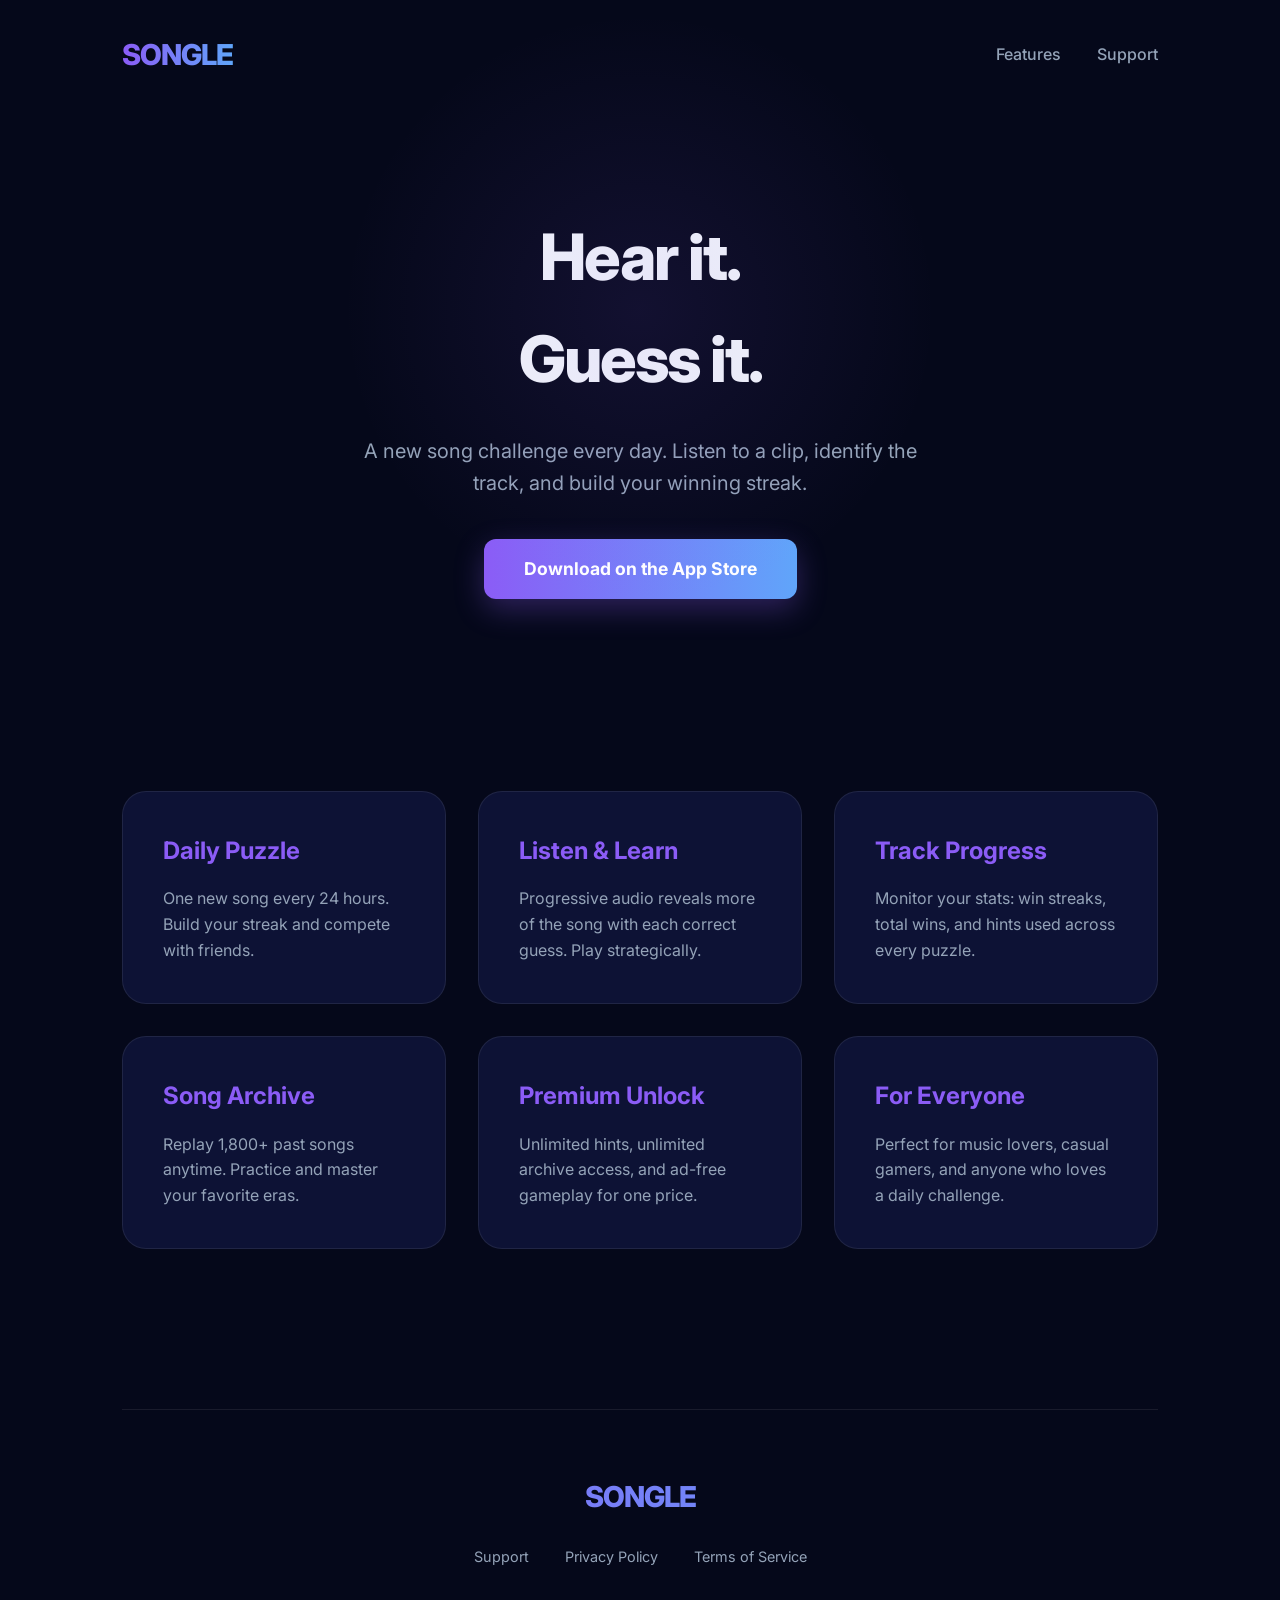
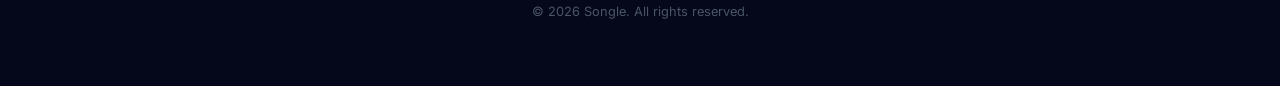
<file: index.html>
<!DOCTYPE html>
<html lang="en">
<head>
    <meta charset="UTF-8">
    <meta name="viewport" content="width=device-width, initial-scale=1.0">
    <title>Songle | Daily Music Guessing Game</title>
    <link rel="stylesheet" href="css/style.css">
    <link rel="preconnect" href="https://fonts.googleapis.com">
    <link rel="preconnect" href="https://fonts.gstatic.com" crossorigin>
    <link href="https://fonts.googleapis.com/css2?family=Inter:wght@400;500;700;800&display=swap" rel="stylesheet">
</head>
<body>
    <div class="container">
        <header>
            <div class="logo">SONGLE</div>
            <nav>
                <a href="#features">Features</a>
                <a href="support.html">Support</a>
            </nav>
        </header>

        <section class="hero">
            <h1>Hear it.<br>Guess it.</h1>
            <p>A new song challenge every day. Listen to a clip, identify the track, and build your winning streak.</p>
            <a href="https://apps.apple.com/app/songle/id6740556892" class="btn">Download on the App Store</a>
        </section>

        <section id="features" class="features">
            <div class="feature-card">
                <h3>Daily Puzzle</h3>
                <p>One new song every 24 hours. Build your streak and compete with friends.</p>
            </div>
            <div class="feature-card">
                <h3>Listen & Learn</h3>
                <p>Progressive audio reveals more of the song with each correct guess. Play strategically.</p>
            </div>
            <div class="feature-card">
                <h3>Track Progress</h3>
                <p>Monitor your stats: win streaks, total wins, and hints used across every puzzle.</p>
            </div>
            <div class="feature-card">
                <h3>Song Archive</h3>
                <p>Replay 1,800+ past songs anytime. Practice and master your favorite eras.</p>
            </div>
            <div class="feature-card">
                <h3>Premium Unlock</h3>
                <p>Unlimited hints, unlimited archive access, and ad-free gameplay for one price.</p>
            </div>
            <div class="feature-card">
                <h3>For Everyone</h3>
                <p>Perfect for music lovers, casual gamers, and anyone who loves a daily challenge.</p>
            </div>
        </section>

        <footer>
            <div class="logo">SONGLE</div>
            <div class="footer-links">
                <a href="support.html">Support</a>
                <a href="privacy.html">Privacy Policy</a>
                <a href="terms.html">Terms of Service</a>
            </div>
            <p style="margin-top: 2rem; color: #4A5568; font-size: 0.8rem;">&copy; 2026 Songle. All rights reserved.</p>
        </footer>
    </div>
</body>
</html>
</file>
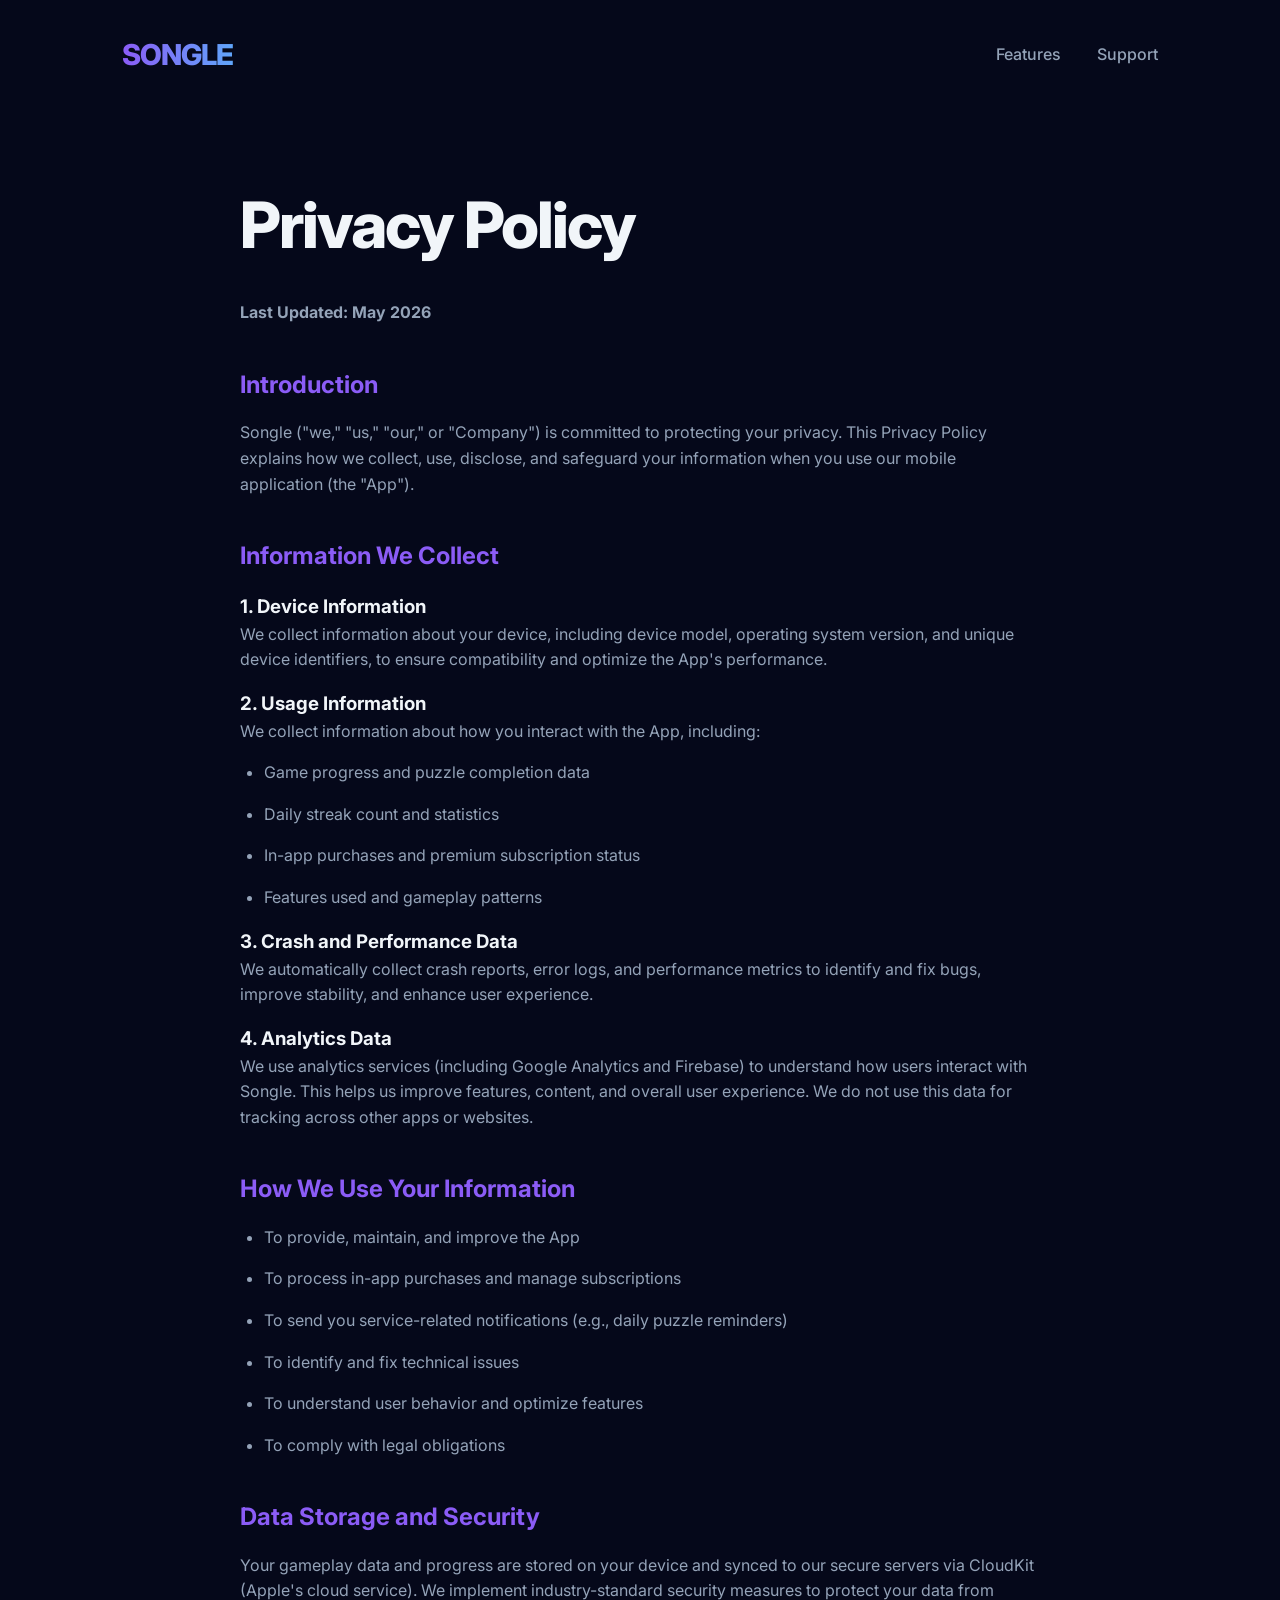
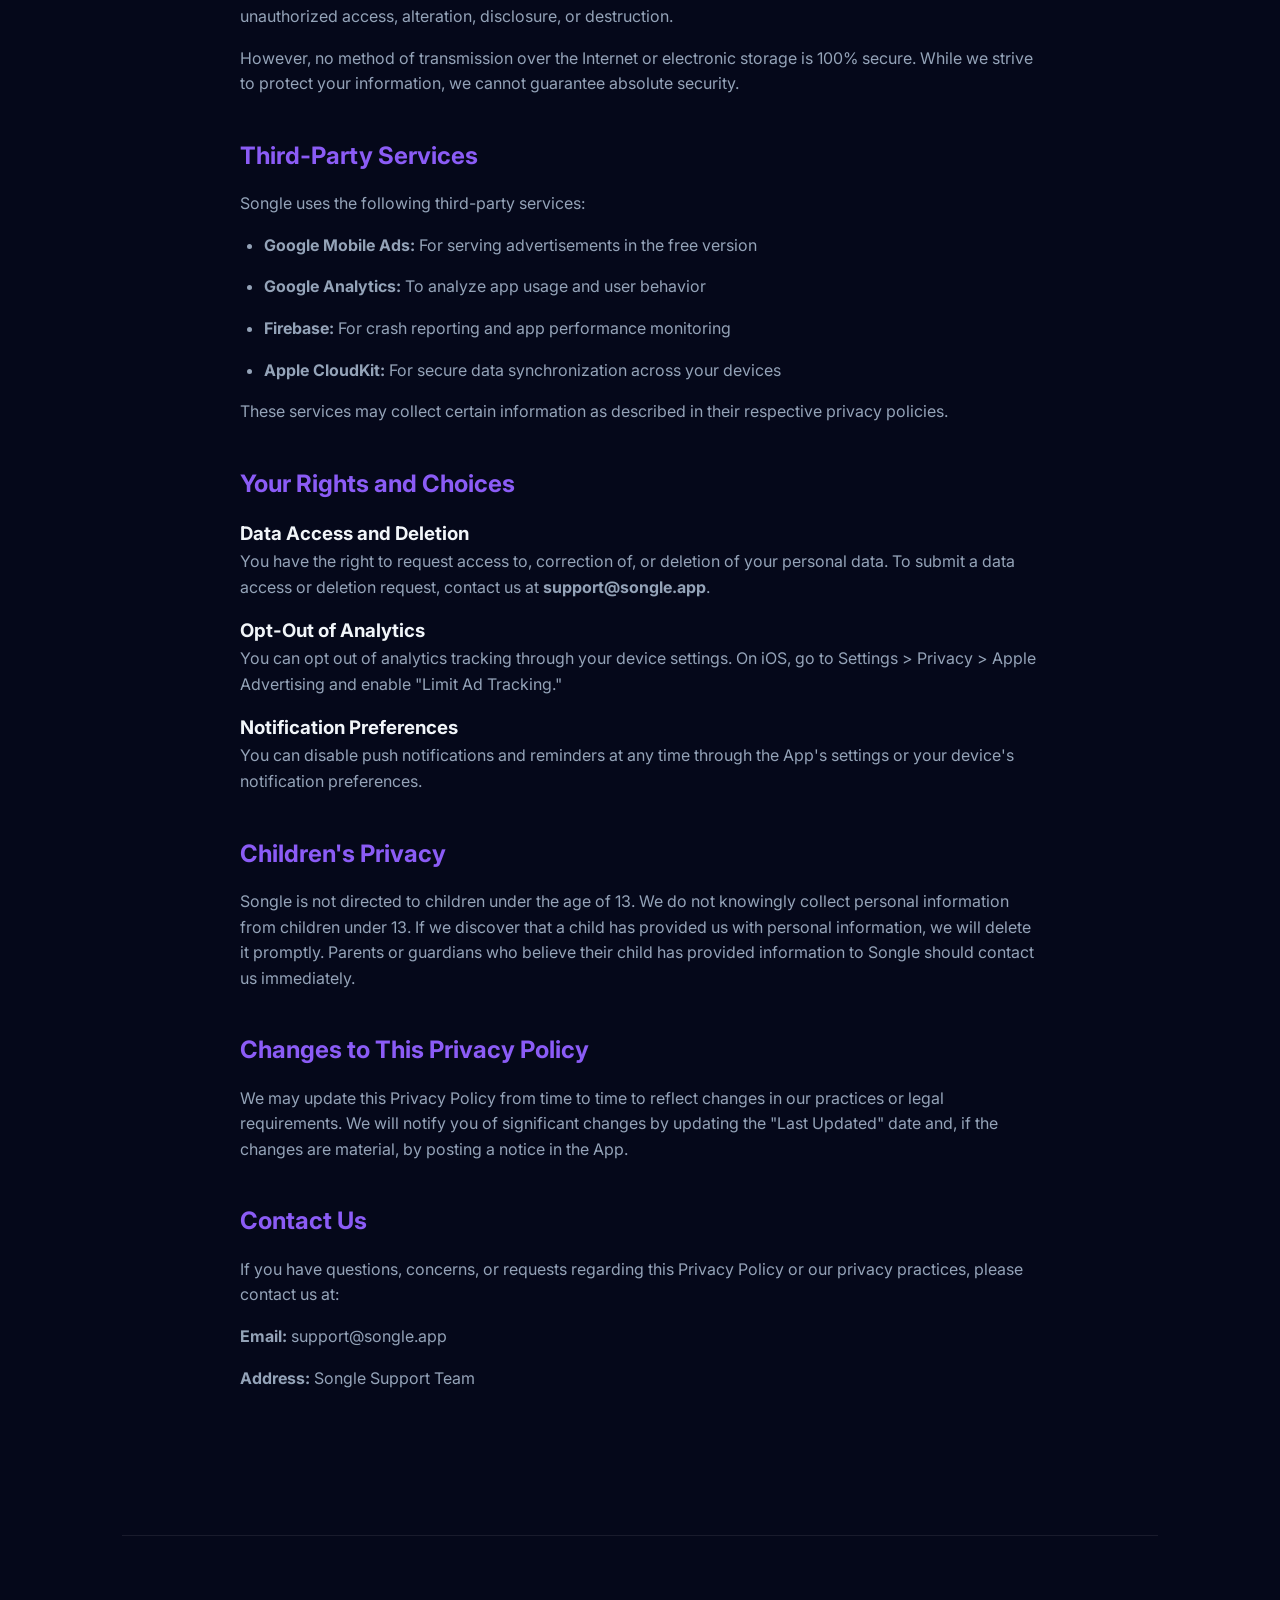
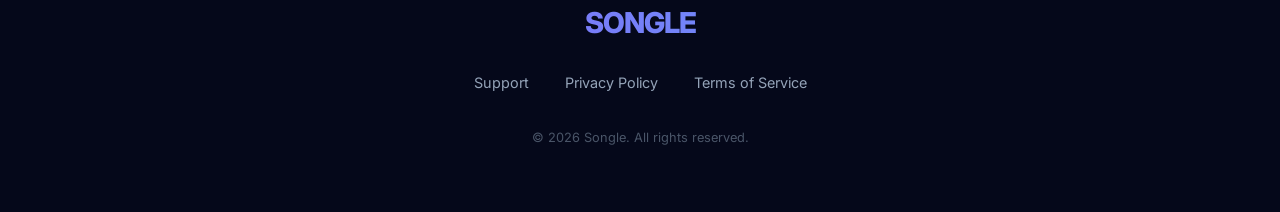
<file: privacy.html>
<!DOCTYPE html>
<html lang="en">
<head>
    <meta charset="UTF-8">
    <meta name="viewport" content="width=device-width, initial-scale=1.0">
    <title>Privacy Policy | Songle</title>
    <link rel="stylesheet" href="css/style.css">
    <link rel="preconnect" href="https://fonts.googleapis.com">
    <link rel="preconnect" href="https://fonts.gstatic.com" crossorigin>
    <link href="https://fonts.googleapis.com/css2?family=Inter:wght@400;500;700;800&display=swap" rel="stylesheet">
</head>
<body>
    <div class="container">
        <header>
            <div class="logo">SONGLE</div>
            <nav>
                <a href="index.html#features">Features</a>
                <a href="support.html">Support</a>
            </nav>
        </header>

        <div class="legal-content">
            <h1>Privacy Policy</h1>
            <p><strong>Last Updated: May 2026</strong></p>

            <h2>Introduction</h2>
            <p>Songle ("we," "us," "our," or "Company") is committed to protecting your privacy. This Privacy Policy explains how we collect, use, disclose, and safeguard your information when you use our mobile application (the "App").</p>

            <h2>Information We Collect</h2>
            <h3>1. Device Information</h3>
            <p>We collect information about your device, including device model, operating system version, and unique device identifiers, to ensure compatibility and optimize the App's performance.</p>

            <h3>2. Usage Information</h3>
            <p>We collect information about how you interact with the App, including:</p>
            <ul>
                <li>Game progress and puzzle completion data</li>
                <li>Daily streak count and statistics</li>
                <li>In-app purchases and premium subscription status</li>
                <li>Features used and gameplay patterns</li>
            </ul>

            <h3>3. Crash and Performance Data</h3>
            <p>We automatically collect crash reports, error logs, and performance metrics to identify and fix bugs, improve stability, and enhance user experience.</p>

            <h3>4. Analytics Data</h3>
            <p>We use analytics services (including Google Analytics and Firebase) to understand how users interact with Songle. This helps us improve features, content, and overall user experience. We do not use this data for tracking across other apps or websites.</p>

            <h2>How We Use Your Information</h2>
            <ul>
                <li>To provide, maintain, and improve the App</li>
                <li>To process in-app purchases and manage subscriptions</li>
                <li>To send you service-related notifications (e.g., daily puzzle reminders)</li>
                <li>To identify and fix technical issues</li>
                <li>To understand user behavior and optimize features</li>
                <li>To comply with legal obligations</li>
            </ul>

            <h2>Data Storage and Security</h2>
            <p>Your gameplay data and progress are stored on your device and synced to our secure servers via CloudKit (Apple's cloud service). We implement industry-standard security measures to protect your data from unauthorized access, alteration, disclosure, or destruction.</p>

            <p>However, no method of transmission over the Internet or electronic storage is 100% secure. While we strive to protect your information, we cannot guarantee absolute security.</p>

            <h2>Third-Party Services</h2>
            <p>Songle uses the following third-party services:</p>
            <ul>
                <li><strong>Google Mobile Ads:</strong> For serving advertisements in the free version</li>
                <li><strong>Google Analytics:</strong> To analyze app usage and user behavior</li>
                <li><strong>Firebase:</strong> For crash reporting and app performance monitoring</li>
                <li><strong>Apple CloudKit:</strong> For secure data synchronization across your devices</li>
            </ul>
            <p>These services may collect certain information as described in their respective privacy policies.</p>

            <h2>Your Rights and Choices</h2>
            <h3>Data Access and Deletion</h3>
            <p>You have the right to request access to, correction of, or deletion of your personal data. To submit a data access or deletion request, contact us at <strong>support@songle.app</strong>.</p>

            <h3>Opt-Out of Analytics</h3>
            <p>You can opt out of analytics tracking through your device settings. On iOS, go to Settings > Privacy > Apple Advertising and enable "Limit Ad Tracking."</p>

            <h3>Notification Preferences</h3>
            <p>You can disable push notifications and reminders at any time through the App's settings or your device's notification preferences.</p>

            <h2>Children's Privacy</h2>
            <p>Songle is not directed to children under the age of 13. We do not knowingly collect personal information from children under 13. If we discover that a child has provided us with personal information, we will delete it promptly. Parents or guardians who believe their child has provided information to Songle should contact us immediately.</p>

            <h2>Changes to This Privacy Policy</h2>
            <p>We may update this Privacy Policy from time to time to reflect changes in our practices or legal requirements. We will notify you of significant changes by updating the "Last Updated" date and, if the changes are material, by posting a notice in the App.</p>

            <h2>Contact Us</h2>
            <p>If you have questions, concerns, or requests regarding this Privacy Policy or our privacy practices, please contact us at:</p>
            <p><strong>Email:</strong> support@songle.app</p>
            <p><strong>Address:</strong> Songle Support Team</p>
        </div>

        <footer>
            <div class="logo">SONGLE</div>
            <div class="footer-links">
                <a href="support.html">Support</a>
                <a href="privacy.html">Privacy Policy</a>
                <a href="terms.html">Terms of Service</a>
            </div>
            <p style="margin-top: 2rem; color: #4A5568; font-size: 0.8rem;">&copy; 2026 Songle. All rights reserved.</p>
        </footer>
    </div>
</body>
</html>
</file>
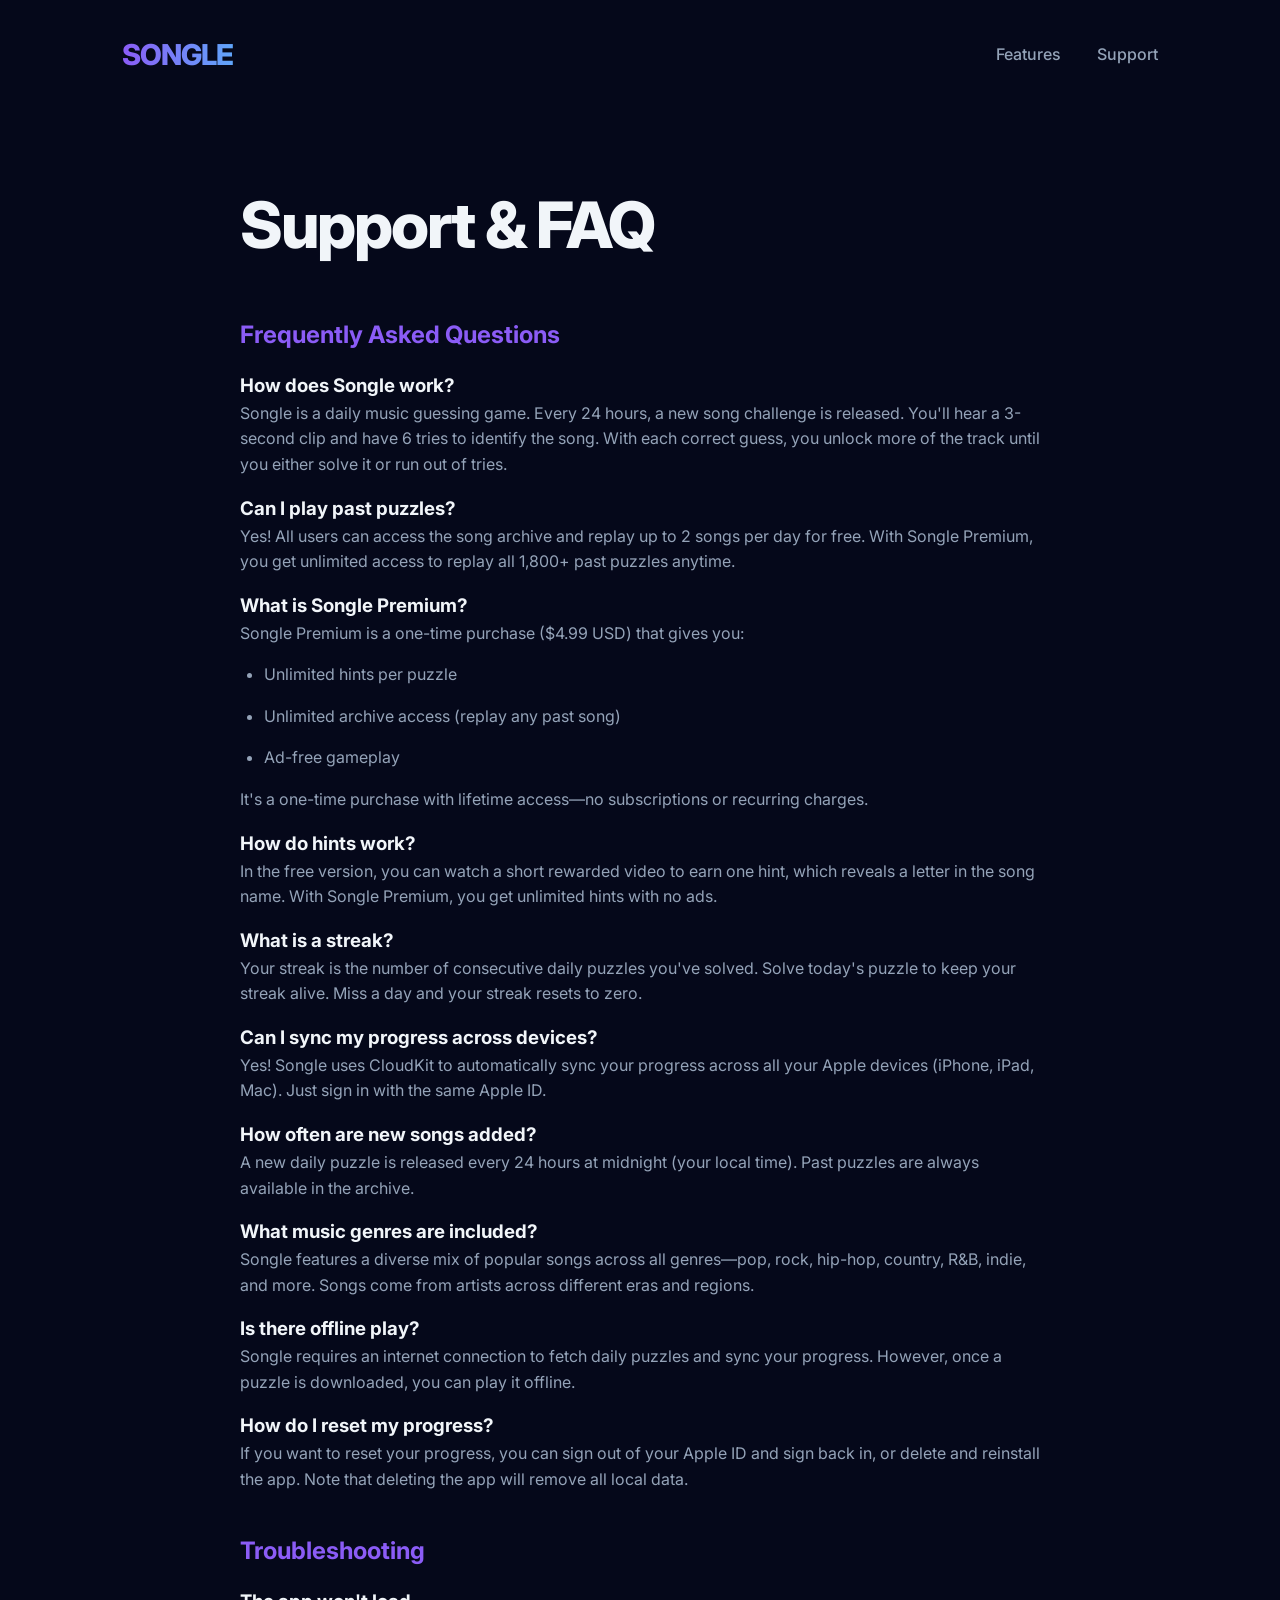
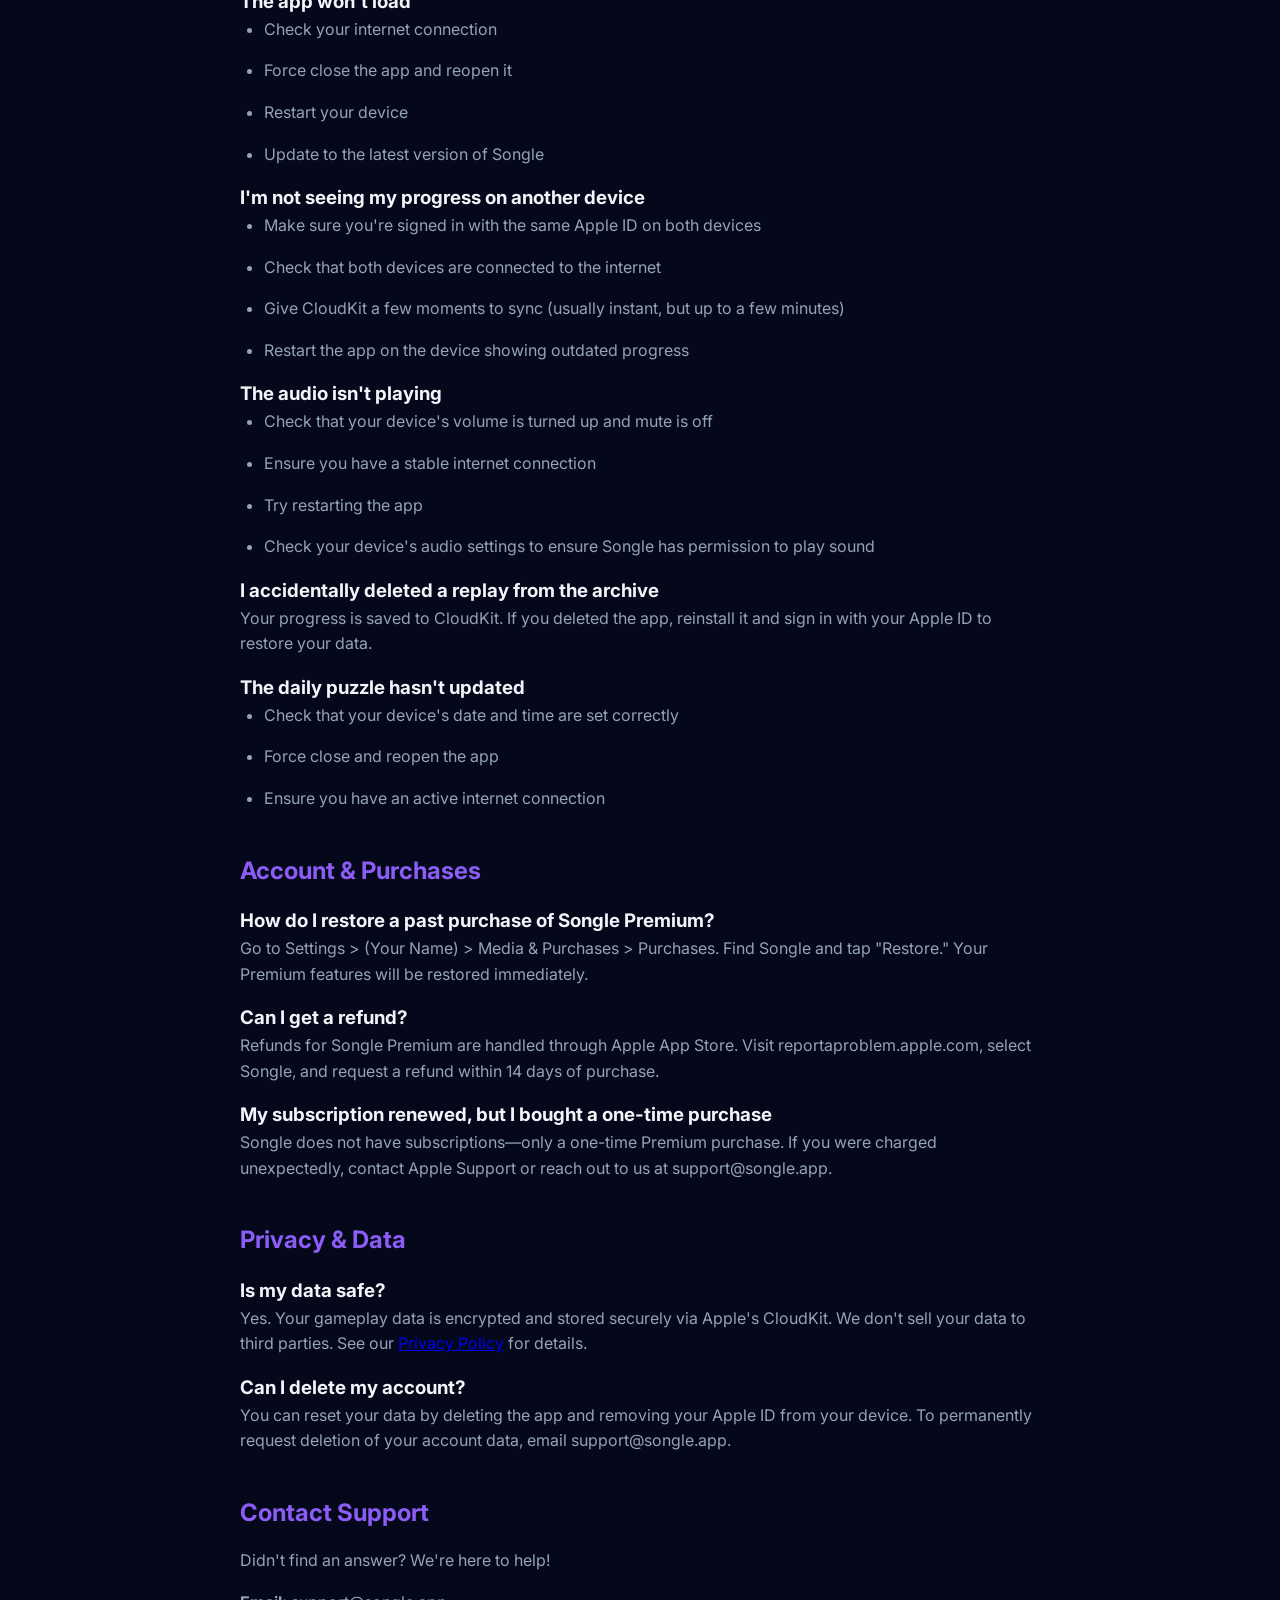
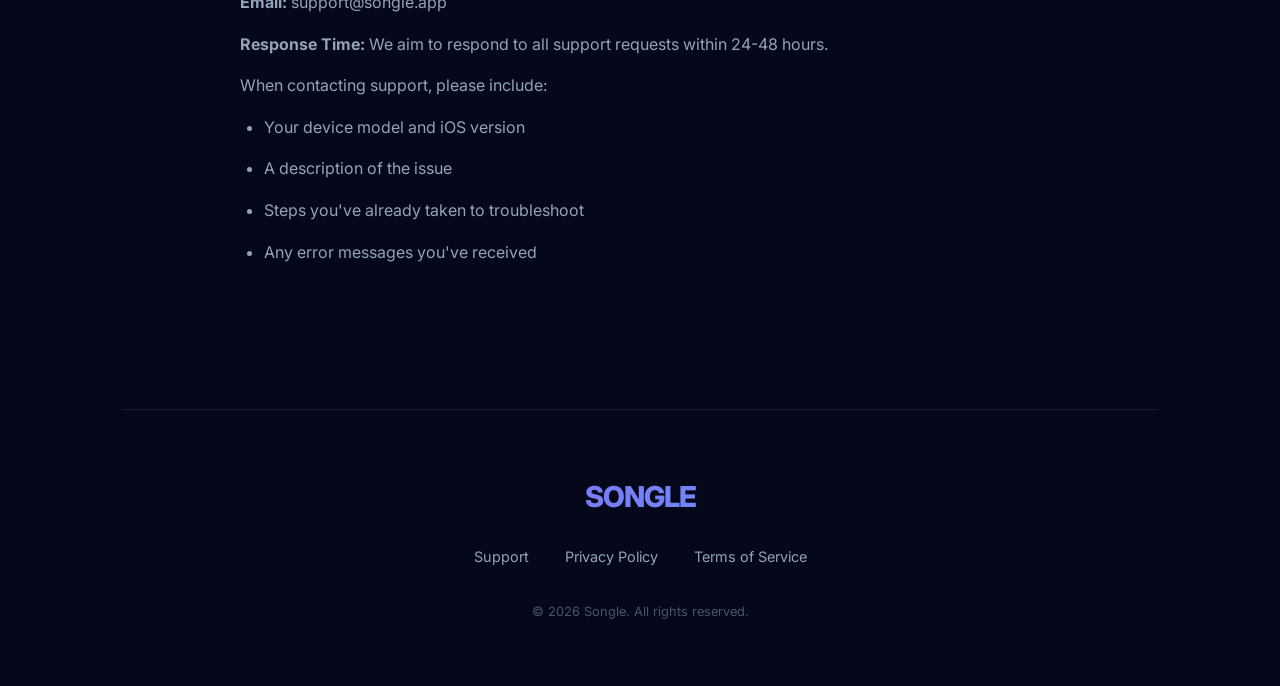
<file: support.html>
<!DOCTYPE html>
<html lang="en">
<head>
    <meta charset="UTF-8">
    <meta name="viewport" content="width=device-width, initial-scale=1.0">
    <title>Support | Songle</title>
    <link rel="stylesheet" href="css/style.css">
    <link rel="preconnect" href="https://fonts.googleapis.com">
    <link rel="preconnect" href="https://fonts.gstatic.com" crossorigin>
    <link href="https://fonts.googleapis.com/css2?family=Inter:wght@400;500;700;800&display=swap" rel="stylesheet">
</head>
<body>
    <div class="container">
        <header>
            <div class="logo">SONGLE</div>
            <nav>
                <a href="index.html#features">Features</a>
                <a href="support.html">Support</a>
            </nav>
        </header>

        <div class="legal-content">
            <h1>Support & FAQ</h1>

            <h2>Frequently Asked Questions</h2>

            <h3>How does Songle work?</h3>
            <p>Songle is a daily music guessing game. Every 24 hours, a new song challenge is released. You'll hear a 3-second clip and have 6 tries to identify the song. With each correct guess, you unlock more of the track until you either solve it or run out of tries.</p>

            <h3>Can I play past puzzles?</h3>
            <p>Yes! All users can access the song archive and replay up to 2 songs per day for free. With Songle Premium, you get unlimited access to replay all 1,800+ past puzzles anytime.</p>

            <h3>What is Songle Premium?</h3>
            <p>Songle Premium is a one-time purchase ($4.99 USD) that gives you:</p>
            <ul>
                <li>Unlimited hints per puzzle</li>
                <li>Unlimited archive access (replay any past song)</li>
                <li>Ad-free gameplay</li>
            </ul>
            <p>It's a one-time purchase with lifetime access—no subscriptions or recurring charges.</p>

            <h3>How do hints work?</h3>
            <p>In the free version, you can watch a short rewarded video to earn one hint, which reveals a letter in the song name. With Songle Premium, you get unlimited hints with no ads.</p>

            <h3>What is a streak?</h3>
            <p>Your streak is the number of consecutive daily puzzles you've solved. Solve today's puzzle to keep your streak alive. Miss a day and your streak resets to zero.</p>

            <h3>Can I sync my progress across devices?</h3>
            <p>Yes! Songle uses CloudKit to automatically sync your progress across all your Apple devices (iPhone, iPad, Mac). Just sign in with the same Apple ID.</p>

            <h3>How often are new songs added?</h3>
            <p>A new daily puzzle is released every 24 hours at midnight (your local time). Past puzzles are always available in the archive.</p>

            <h3>What music genres are included?</h3>
            <p>Songle features a diverse mix of popular songs across all genres—pop, rock, hip-hop, country, R&B, indie, and more. Songs come from artists across different eras and regions.</p>

            <h3>Is there offline play?</h3>
            <p>Songle requires an internet connection to fetch daily puzzles and sync your progress. However, once a puzzle is downloaded, you can play it offline.</p>

            <h3>How do I reset my progress?</h3>
            <p>If you want to reset your progress, you can sign out of your Apple ID and sign back in, or delete and reinstall the app. Note that deleting the app will remove all local data.</p>

            <h2>Troubleshooting</h2>

            <h3>The app won't load</h3>
            <ul>
                <li>Check your internet connection</li>
                <li>Force close the app and reopen it</li>
                <li>Restart your device</li>
                <li>Update to the latest version of Songle</li>
            </ul>

            <h3>I'm not seeing my progress on another device</h3>
            <ul>
                <li>Make sure you're signed in with the same Apple ID on both devices</li>
                <li>Check that both devices are connected to the internet</li>
                <li>Give CloudKit a few moments to sync (usually instant, but up to a few minutes)</li>
                <li>Restart the app on the device showing outdated progress</li>
            </ul>

            <h3>The audio isn't playing</h3>
            <ul>
                <li>Check that your device's volume is turned up and mute is off</li>
                <li>Ensure you have a stable internet connection</li>
                <li>Try restarting the app</li>
                <li>Check your device's audio settings to ensure Songle has permission to play sound</li>
            </ul>

            <h3>I accidentally deleted a replay from the archive</h3>
            <p>Your progress is saved to CloudKit. If you deleted the app, reinstall it and sign in with your Apple ID to restore your data.</p>

            <h3>The daily puzzle hasn't updated</h3>
            <ul>
                <li>Check that your device's date and time are set correctly</li>
                <li>Force close and reopen the app</li>
                <li>Ensure you have an active internet connection</li>
            </ul>

            <h2>Account & Purchases</h2>

            <h3>How do I restore a past purchase of Songle Premium?</h3>
            <p>Go to Settings > (Your Name) > Media & Purchases > Purchases. Find Songle and tap "Restore." Your Premium features will be restored immediately.</p>

            <h3>Can I get a refund?</h3>
            <p>Refunds for Songle Premium are handled through Apple App Store. Visit reportaproblem.apple.com, select Songle, and request a refund within 14 days of purchase.</p>

            <h3>My subscription renewed, but I bought a one-time purchase</h3>
            <p>Songle does not have subscriptions—only a one-time Premium purchase. If you were charged unexpectedly, contact Apple Support or reach out to us at support@songle.app.</p>

            <h2>Privacy & Data</h2>

            <h3>Is my data safe?</h3>
            <p>Yes. Your gameplay data is encrypted and stored securely via Apple's CloudKit. We don't sell your data to third parties. See our <a href="privacy.html">Privacy Policy</a> for details.</p>

            <h3>Can I delete my account?</h3>
            <p>You can reset your data by deleting the app and removing your Apple ID from your device. To permanently request deletion of your account data, email support@songle.app.</p>

            <h2>Contact Support</h2>
            <p>Didn't find an answer? We're here to help!</p>
            <p><strong>Email:</strong> support@songle.app</p>
            <p><strong>Response Time:</strong> We aim to respond to all support requests within 24-48 hours.</p>
            <p>When contacting support, please include:</p>
            <ul>
                <li>Your device model and iOS version</li>
                <li>A description of the issue</li>
                <li>Steps you've already taken to troubleshoot</li>
                <li>Any error messages you've received</li>
            </ul>
        </div>

        <footer>
            <div class="logo">SONGLE</div>
            <div class="footer-links">
                <a href="support.html">Support</a>
                <a href="privacy.html">Privacy Policy</a>
                <a href="terms.html">Terms of Service</a>
            </div>
            <p style="margin-top: 2rem; color: #4A5568; font-size: 0.8rem;">&copy; 2026 Songle. All rights reserved.</p>
        </footer>
    </div>
</body>
</html>
</file>
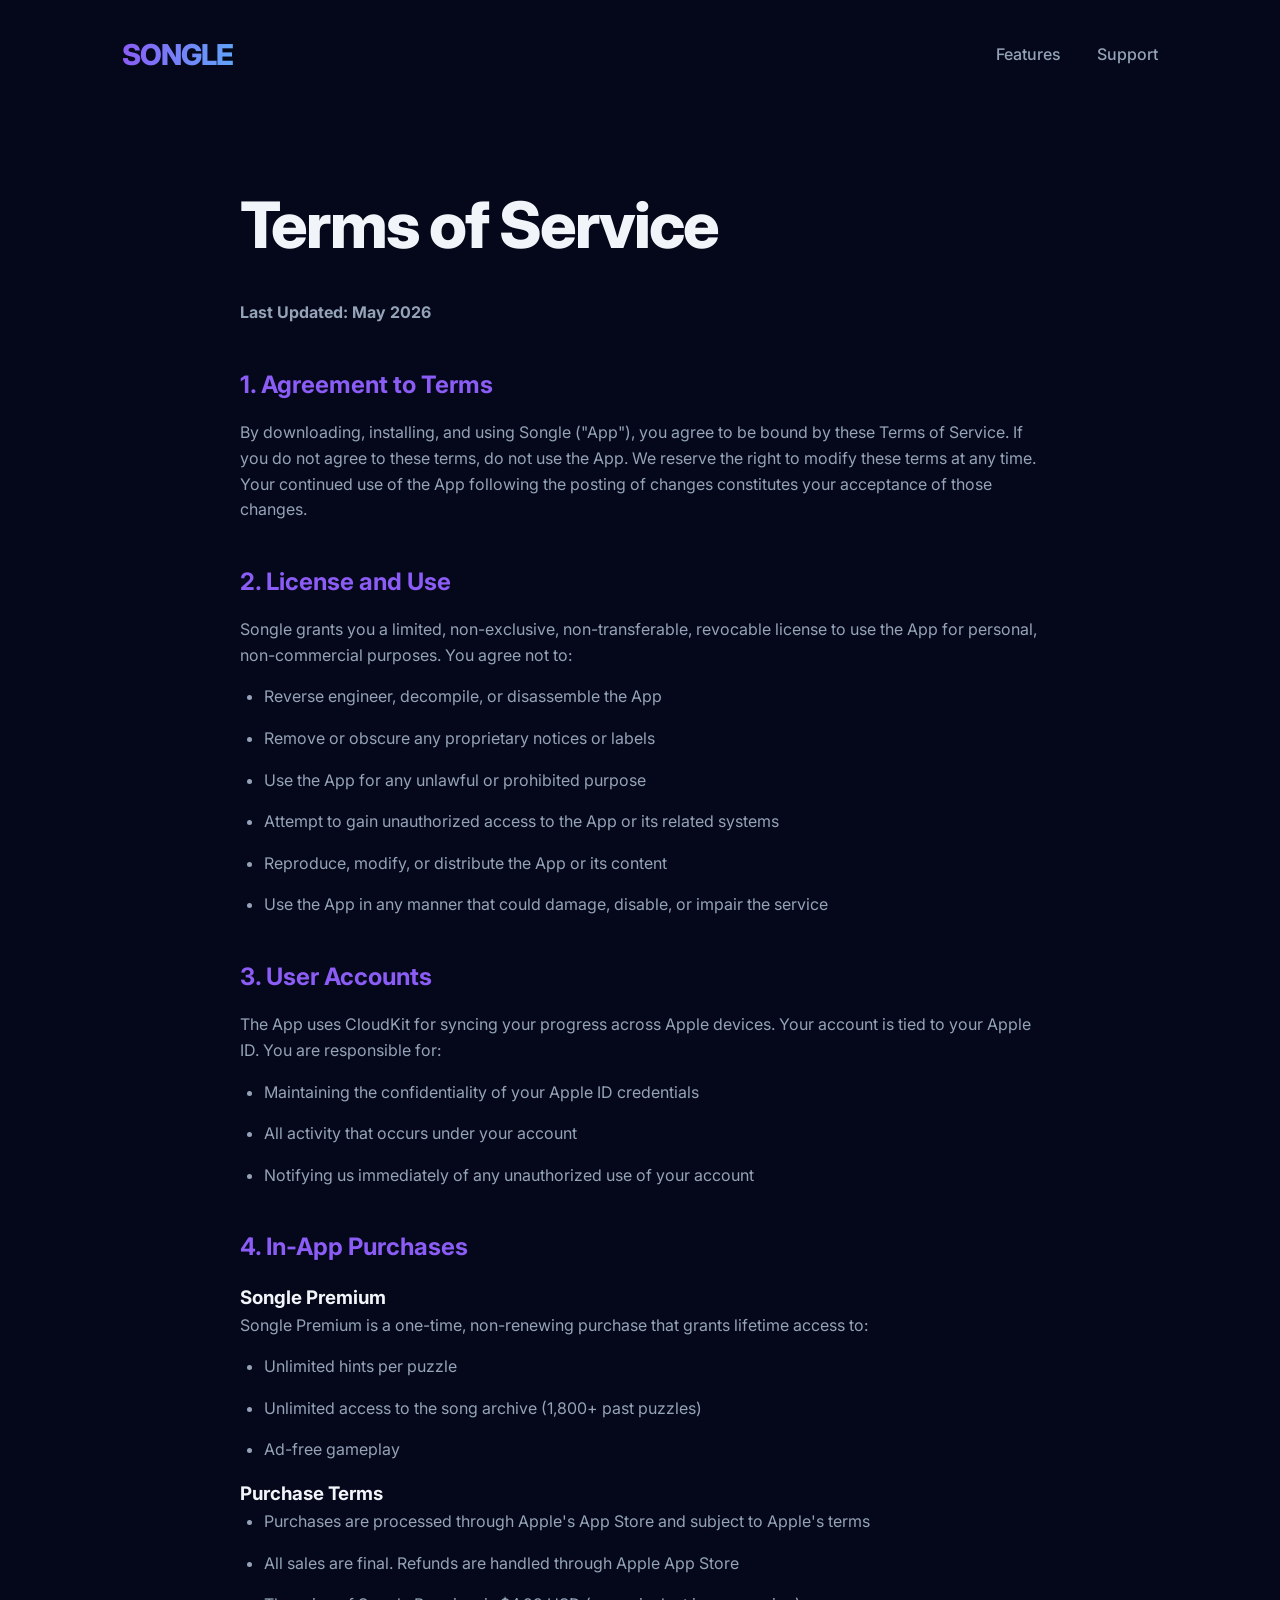
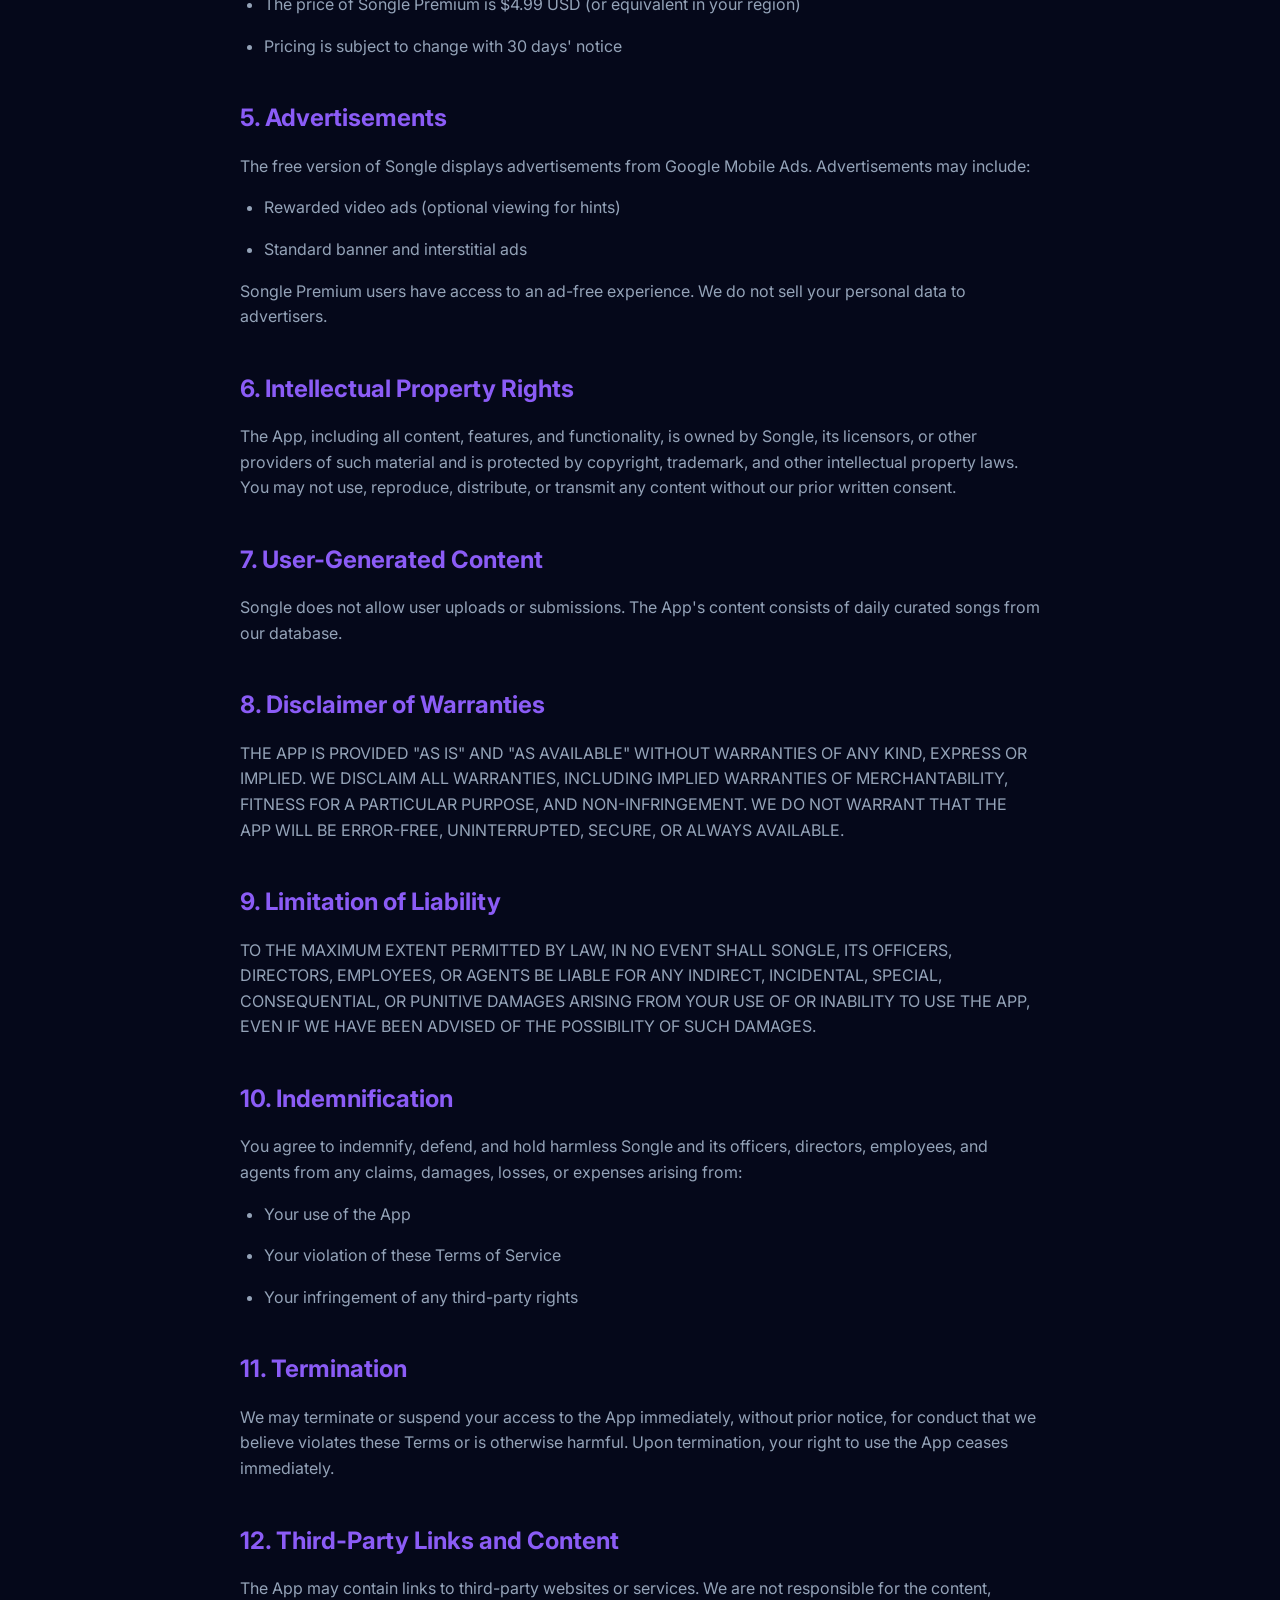
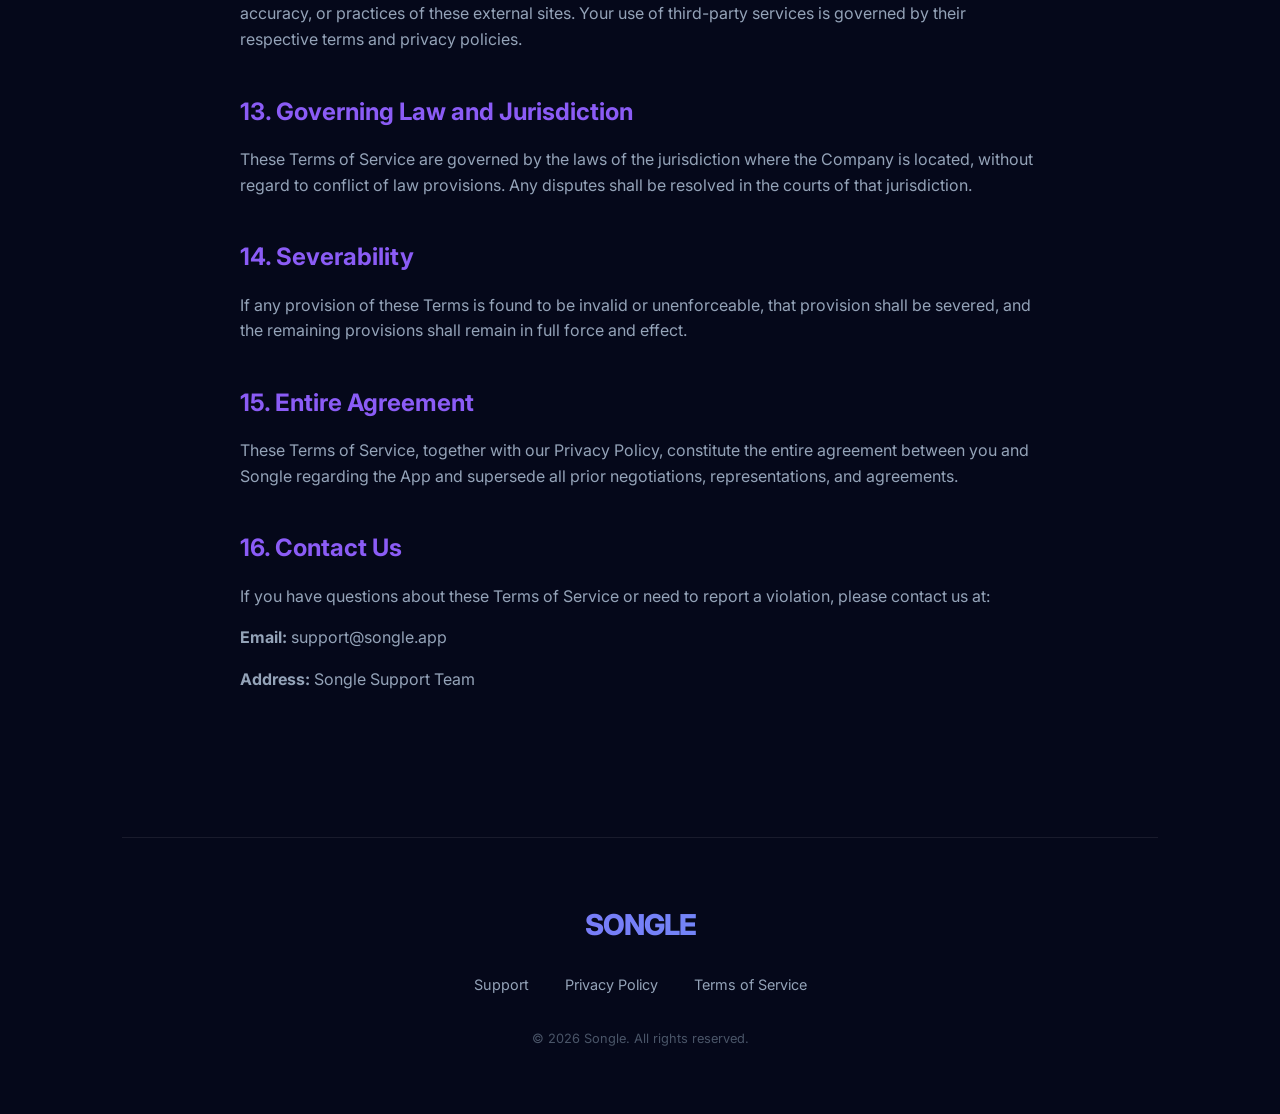
<file: terms.html>
<!DOCTYPE html>
<html lang="en">
<head>
    <meta charset="UTF-8">
    <meta name="viewport" content="width=device-width, initial-scale=1.0">
    <title>Terms of Service | Songle</title>
    <link rel="stylesheet" href="css/style.css">
    <link rel="preconnect" href="https://fonts.googleapis.com">
    <link rel="preconnect" href="https://fonts.gstatic.com" crossorigin>
    <link href="https://fonts.googleapis.com/css2?family=Inter:wght@400;500;700;800&display=swap" rel="stylesheet">
</head>
<body>
    <div class="container">
        <header>
            <div class="logo">SONGLE</div>
            <nav>
                <a href="index.html#features">Features</a>
                <a href="support.html">Support</a>
            </nav>
        </header>

        <div class="legal-content">
            <h1>Terms of Service</h1>
            <p><strong>Last Updated: May 2026</strong></p>

            <h2>1. Agreement to Terms</h2>
            <p>By downloading, installing, and using Songle ("App"), you agree to be bound by these Terms of Service. If you do not agree to these terms, do not use the App. We reserve the right to modify these terms at any time. Your continued use of the App following the posting of changes constitutes your acceptance of those changes.</p>

            <h2>2. License and Use</h2>
            <p>Songle grants you a limited, non-exclusive, non-transferable, revocable license to use the App for personal, non-commercial purposes. You agree not to:</p>
            <ul>
                <li>Reverse engineer, decompile, or disassemble the App</li>
                <li>Remove or obscure any proprietary notices or labels</li>
                <li>Use the App for any unlawful or prohibited purpose</li>
                <li>Attempt to gain unauthorized access to the App or its related systems</li>
                <li>Reproduce, modify, or distribute the App or its content</li>
                <li>Use the App in any manner that could damage, disable, or impair the service</li>
            </ul>

            <h2>3. User Accounts</h2>
            <p>The App uses CloudKit for syncing your progress across Apple devices. Your account is tied to your Apple ID. You are responsible for:</p>
            <ul>
                <li>Maintaining the confidentiality of your Apple ID credentials</li>
                <li>All activity that occurs under your account</li>
                <li>Notifying us immediately of any unauthorized use of your account</li>
            </ul>

            <h2>4. In-App Purchases</h2>
            <h3>Songle Premium</h3>
            <p>Songle Premium is a one-time, non-renewing purchase that grants lifetime access to:</p>
            <ul>
                <li>Unlimited hints per puzzle</li>
                <li>Unlimited access to the song archive (1,800+ past puzzles)</li>
                <li>Ad-free gameplay</li>
            </ul>

            <h3>Purchase Terms</h3>
            <ul>
                <li>Purchases are processed through Apple's App Store and subject to Apple's terms</li>
                <li>All sales are final. Refunds are handled through Apple App Store</li>
                <li>The price of Songle Premium is $4.99 USD (or equivalent in your region)</li>
                <li>Pricing is subject to change with 30 days' notice</li>
            </ul>

            <h2>5. Advertisements</h2>
            <p>The free version of Songle displays advertisements from Google Mobile Ads. Advertisements may include:</p>
            <ul>
                <li>Rewarded video ads (optional viewing for hints)</li>
                <li>Standard banner and interstitial ads</li>
            </ul>
            <p>Songle Premium users have access to an ad-free experience. We do not sell your personal data to advertisers.</p>

            <h2>6. Intellectual Property Rights</h2>
            <p>The App, including all content, features, and functionality, is owned by Songle, its licensors, or other providers of such material and is protected by copyright, trademark, and other intellectual property laws. You may not use, reproduce, distribute, or transmit any content without our prior written consent.</p>

            <h2>7. User-Generated Content</h2>
            <p>Songle does not allow user uploads or submissions. The App's content consists of daily curated songs from our database.</p>

            <h2>8. Disclaimer of Warranties</h2>
            <p>THE APP IS PROVIDED "AS IS" AND "AS AVAILABLE" WITHOUT WARRANTIES OF ANY KIND, EXPRESS OR IMPLIED. WE DISCLAIM ALL WARRANTIES, INCLUDING IMPLIED WARRANTIES OF MERCHANTABILITY, FITNESS FOR A PARTICULAR PURPOSE, AND NON-INFRINGEMENT. WE DO NOT WARRANT THAT THE APP WILL BE ERROR-FREE, UNINTERRUPTED, SECURE, OR ALWAYS AVAILABLE.</p>

            <h2>9. Limitation of Liability</h2>
            <p>TO THE MAXIMUM EXTENT PERMITTED BY LAW, IN NO EVENT SHALL SONGLE, ITS OFFICERS, DIRECTORS, EMPLOYEES, OR AGENTS BE LIABLE FOR ANY INDIRECT, INCIDENTAL, SPECIAL, CONSEQUENTIAL, OR PUNITIVE DAMAGES ARISING FROM YOUR USE OF OR INABILITY TO USE THE APP, EVEN IF WE HAVE BEEN ADVISED OF THE POSSIBILITY OF SUCH DAMAGES.</p>

            <h2>10. Indemnification</h2>
            <p>You agree to indemnify, defend, and hold harmless Songle and its officers, directors, employees, and agents from any claims, damages, losses, or expenses arising from:</p>
            <ul>
                <li>Your use of the App</li>
                <li>Your violation of these Terms of Service</li>
                <li>Your infringement of any third-party rights</li>
            </ul>

            <h2>11. Termination</h2>
            <p>We may terminate or suspend your access to the App immediately, without prior notice, for conduct that we believe violates these Terms or is otherwise harmful. Upon termination, your right to use the App ceases immediately.</p>

            <h2>12. Third-Party Links and Content</h2>
            <p>The App may contain links to third-party websites or services. We are not responsible for the content, accuracy, or practices of these external sites. Your use of third-party services is governed by their respective terms and privacy policies.</p>

            <h2>13. Governing Law and Jurisdiction</h2>
            <p>These Terms of Service are governed by the laws of the jurisdiction where the Company is located, without regard to conflict of law provisions. Any disputes shall be resolved in the courts of that jurisdiction.</p>

            <h2>14. Severability</h2>
            <p>If any provision of these Terms is found to be invalid or unenforceable, that provision shall be severed, and the remaining provisions shall remain in full force and effect.</p>

            <h2>15. Entire Agreement</h2>
            <p>These Terms of Service, together with our Privacy Policy, constitute the entire agreement between you and Songle regarding the App and supersede all prior negotiations, representations, and agreements.</p>

            <h2>16. Contact Us</h2>
            <p>If you have questions about these Terms of Service or need to report a violation, please contact us at:</p>
            <p><strong>Email:</strong> support@songle.app</p>
            <p><strong>Address:</strong> Songle Support Team</p>
        </div>

        <footer>
            <div class="logo">SONGLE</div>
            <div class="footer-links">
                <a href="support.html">Support</a>
                <a href="privacy.html">Privacy Policy</a>
                <a href="terms.html">Terms of Service</a>
            </div>
            <p style="margin-top: 2rem; color: #4A5568; font-size: 0.8rem;">&copy; 2026 Songle. All rights reserved.</p>
        </footer>
    </div>
</body>
</html>
</file>
<file: css/style.css>
:root {
    --bg-color: #05081A;
    --surface-color: #0D1235;
    --accent-purple: #8B5CF6;
    --accent-blue: #60A5FA;
    --accent-cyan: #22D3EE;
    --text-primary: #F1F5F9;
    --text-secondary: #94A3B8;
    --glass-border: rgba(255, 255, 255, 0.08);
}

* {
    margin: 0;
    padding: 0;
    box-sizing: border-box;
}

body {
    font-family: 'Inter', -apple-system, BlinkMacSystemFont, sans-serif;
    background-color: var(--bg-color);
    color: var(--text-primary);
    line-height: 1.6;
    overflow-x: hidden;
}

.container {
    max-width: 1100px;
    margin: 0 auto;
    padding: 0 2rem;
}

/* Header */
header {
    padding: 2rem 0;
    display: flex;
    justify-content: space-between;
    align-items: center;
}

.logo {
    font-size: 1.8rem;
    font-weight: 800;
    letter-spacing: -1px;
    background: linear-gradient(to right, var(--accent-purple), var(--accent-blue));
    -webkit-background-clip: text;
    -webkit-text-fill-color: transparent;
}

nav a {
    color: var(--text-secondary);
    text-decoration: none;
    margin-left: 2rem;
    font-weight: 500;
    transition: color 0.3s;
}

nav a:hover {
    color: var(--accent-blue);
}

/* Hero Section */
.hero {
    padding: 6rem 0;
    text-align: center;
    position: relative;
}

.hero::before {
    content: '';
    position: absolute;
    top: -100px;
    left: 50%;
    transform: translateX(-50%);
    width: 600px;
    height: 600px;
    background: radial-gradient(circle, rgba(139, 92, 246, 0.1) 0%, transparent 70%);
    pointer-events: none;
}

h1 {
    font-size: 4rem;
    font-weight: 800;
    margin-bottom: 1.5rem;
    letter-spacing: -2px;
}

.hero p {
    font-size: 1.25rem;
    color: var(--text-secondary);
    max-width: 600px;
    margin: 0 auto 2.5rem;
}

.btn {
    display: inline-block;
    background: linear-gradient(90deg, var(--accent-purple), var(--accent-blue));
    color: white;
    padding: 1rem 2.5rem;
    border-radius: 12px;
    text-decoration: none;
    font-weight: 700;
    font-size: 1.1rem;
    box-shadow: 0 10px 30px rgba(139, 92, 246, 0.3);
    transition: transform 0.3s, box-shadow 0.3s;
}

.btn:hover {
    transform: translateY(-2px);
    box-shadow: 0 15px 40px rgba(139, 92, 246, 0.4);
}

/* Features */
.features {
    padding: 6rem 0;
    display: grid;
    grid-template-columns: repeat(auto-fit, minmax(300px, 1fr));
    gap: 2rem;
}

.feature-card {
    background: var(--surface-color);
    padding: 2.5rem;
    border-radius: 24px;
    border: 1px solid var(--glass-border);
    transition: border-color 0.3s;
}

.feature-card:hover {
    border-color: rgba(139, 92, 246, 0.3);
}

.feature-card h3 {
    font-size: 1.5rem;
    margin-bottom: 1rem;
    color: var(--accent-purple);
}

.feature-card p {
    color: var(--text-secondary);
}

/* Legal & Support Pages */
.legal-content {
    padding: 4rem 0;
    max-width: 800px;
    margin: 0 auto;
}

.legal-content h2 {
    margin: 2.5rem 0 1rem;
    color: var(--accent-purple);
}

.legal-content p, .legal-content li {
    color: var(--text-secondary);
    margin-bottom: 1rem;
}

.legal-content ul, .legal-content ol {
    margin-left: 1.5rem;
}

/* Footer */
footer {
    padding: 4rem 0;
    text-align: center;
    border-top: 1px solid var(--glass-border);
    margin-top: 4rem;
}

.footer-links {
    margin-top: 1.5rem;
}

.footer-links a {
    color: var(--text-secondary);
    text-decoration: none;
    margin: 0 1rem;
    font-size: 0.9rem;
    transition: color 0.3s;
}

.footer-links a:hover {
    color: var(--accent-blue);
}

@media (max-width: 768px) {
    h1 { font-size: 2.5rem; }
    .hero { padding: 4rem 0; }
}
</file>
